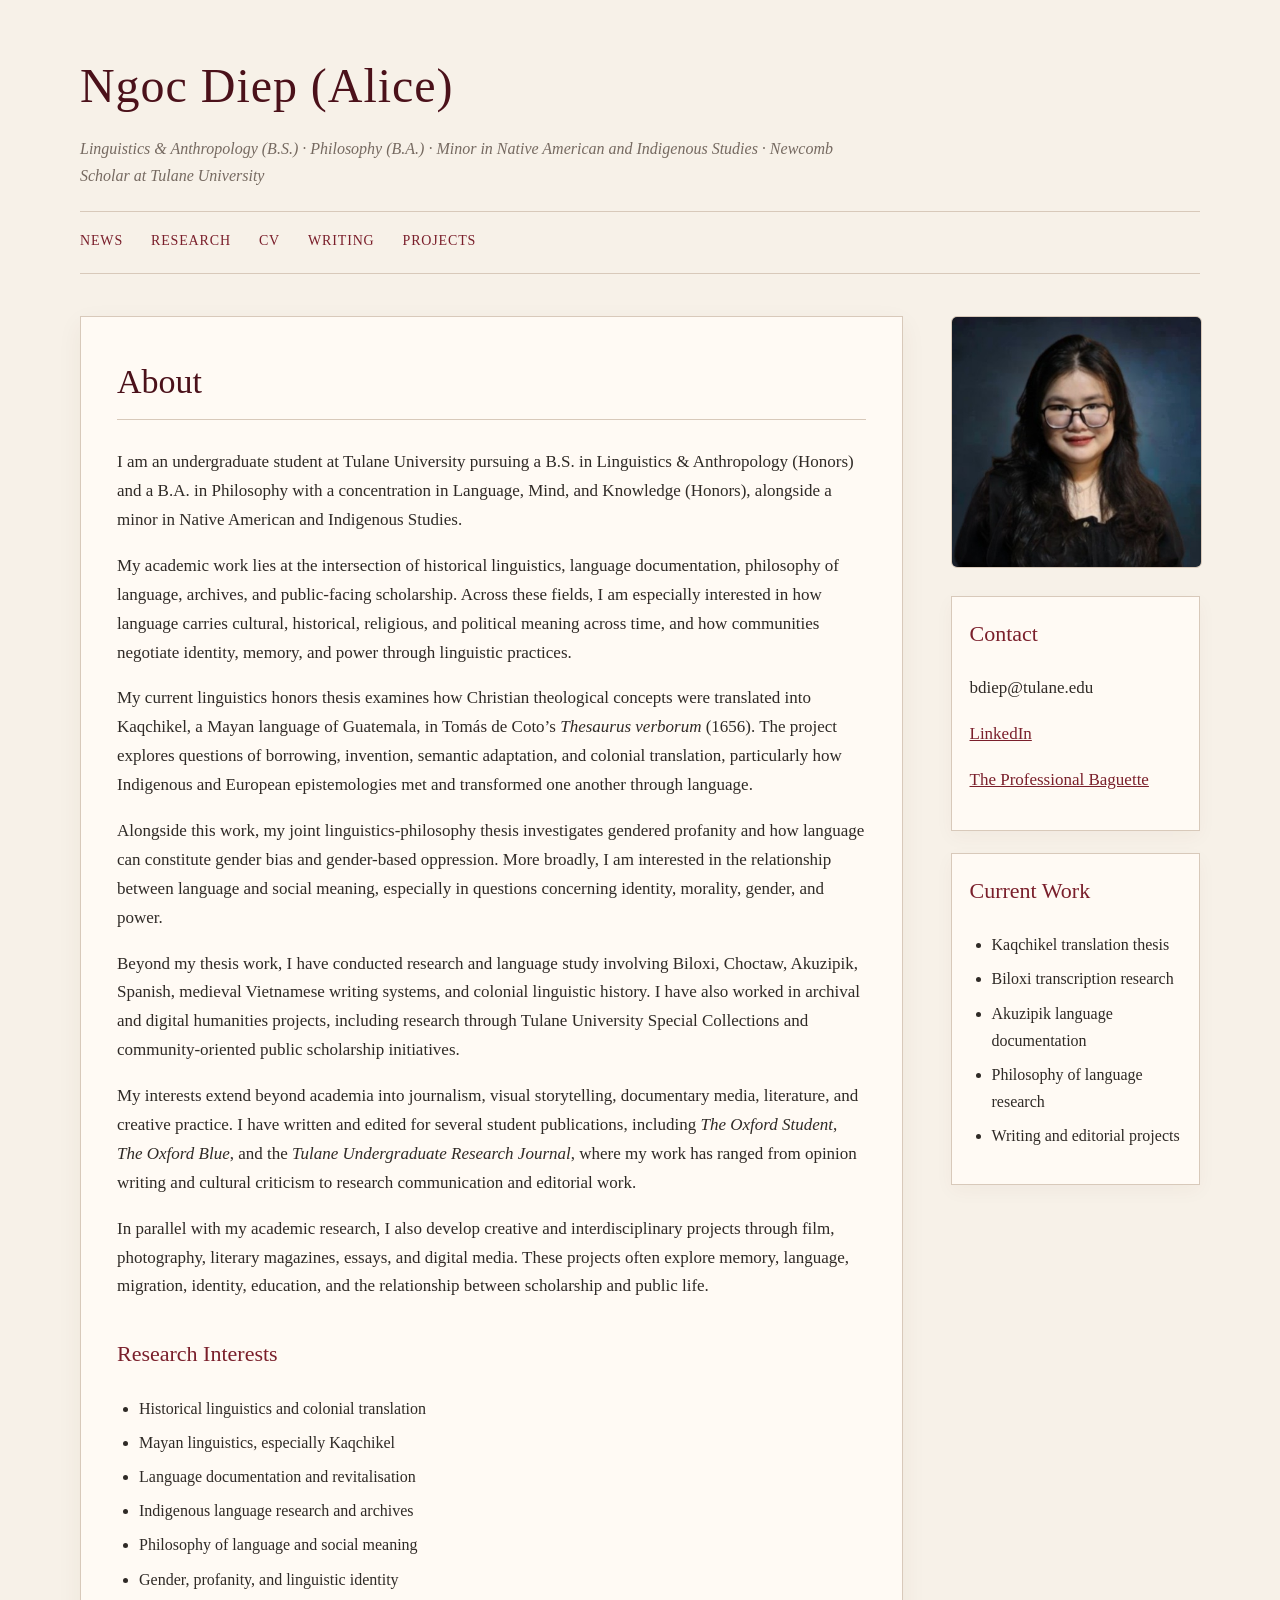
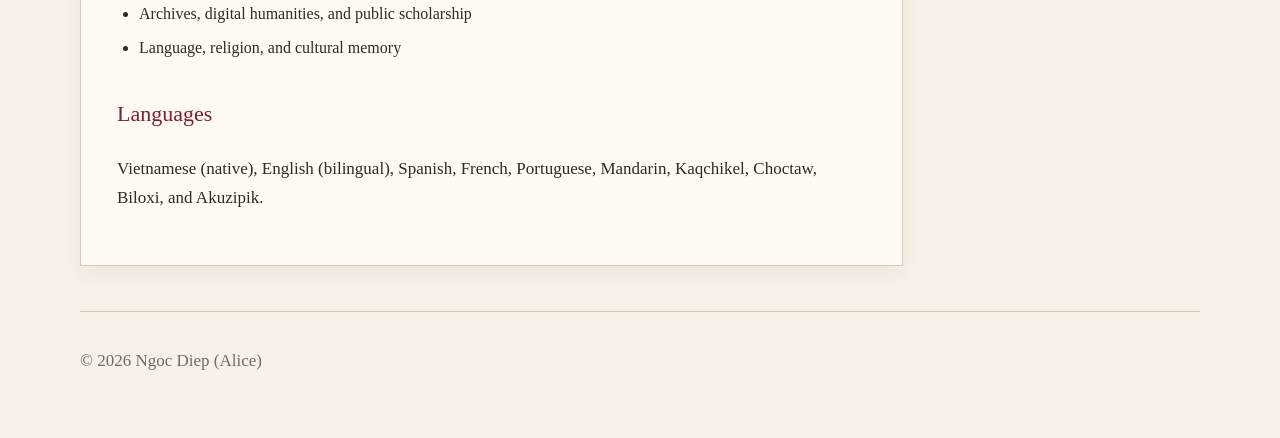
<file: index.html>
<!DOCTYPE html>
<html lang="en">
<head>
  <meta charset="UTF-8" />
  <meta name="viewport" content="width=device-width, initial-scale=1.0" />
  <title> Ngoc Diep (Alice)</title>
  <link rel="stylesheet" href="style.css" />
</head>

<body>
  <div class="container">

    <header>
      <h1><a href="index.html">Ngoc Diep (Alice)</a></h1>

      <p class="subtitle">
        Linguistics & Anthropology (B.S.) · Philosophy (B.A.) · Minor in Native American and Indigenous Studies · Newcomb Scholar at Tulane University
      </p>

      <nav>
        <a href="news.html">News</a>
        <a href="research.html">Research</a>
        <a href="cv.html">CV</a>
        <a href="writing.html">Writing</a>
        <a href="projects.html">Projects</a>
      </nav>
    </header>

    <main>
      <section class="content">

        <h2>About</h2>

        <p>
          I am an undergraduate student at Tulane University pursuing a
          B.S. in Linguistics & Anthropology (Honors) and a B.A. in
          Philosophy with a concentration in Language, Mind, and Knowledge
          (Honors), alongside a minor in Native American and Indigenous Studies.
        </p>

        <p>
          My academic work lies at the intersection of historical linguistics,
          language documentation, philosophy of language, archives, and public-facing
          scholarship. Across these fields, I am especially interested in how language
          carries cultural, historical, religious, and political meaning across time,
          and how communities negotiate identity, memory, and power through linguistic
          practices.
        </p>

        <p>
          My current linguistics honors thesis examines how Christian theological
          concepts were translated into Kaqchikel, a Mayan language of Guatemala,
          in Tomás de Coto’s <em>Thesaurus verborum</em> (1656). The project explores
          questions of borrowing, invention, semantic adaptation, and colonial
          translation, particularly how Indigenous and European epistemologies met
          and transformed one another through language.
        </p>

        <p>
          Alongside this work, my joint linguistics-philosophy thesis investigates
          gendered profanity and how language can constitute gender bias and
          gender-based oppression. More broadly, I am interested in the relationship
          between language and social meaning, especially in questions concerning
          identity, morality, gender, and power.
        </p>

        <p>
          Beyond my thesis work, I have conducted research and language study involving
          Biloxi, Choctaw, Akuzipik, Spanish, medieval Vietnamese writing systems,
          and colonial linguistic history. I have also worked in archival and digital
          humanities projects, including research through Tulane University Special
          Collections and community-oriented public scholarship initiatives.
        </p>

        <p>
          My interests extend beyond academia into journalism, visual storytelling,
          documentary media, literature, and creative practice. I have written and
          edited for several student publications, including <em>The Oxford Student</em>,
          <em>The Oxford Blue</em>, and the
          <em>Tulane Undergraduate Research Journal</em>, where my work has ranged
          from opinion writing and cultural criticism to research communication and
          editorial work.
        </p>

        <p>
          In parallel with my academic research, I also develop creative and
          interdisciplinary projects through film, photography, literary magazines,
          essays, and digital media. These projects often explore memory, language,
          migration, identity, education, and the relationship between scholarship
          and public life.
        </p>

        <h3>Research Interests</h3>

        <ul>
          <li>Historical linguistics and colonial translation</li>
          <li>Mayan linguistics, especially Kaqchikel</li>
          <li>Language documentation and revitalisation</li>
          <li>Indigenous language research and archives</li>
          <li>Philosophy of language and social meaning</li>
          <li>Gender, profanity, and linguistic identity</li>
          <li>Archives, digital humanities, and public scholarship</li>
          <li>Language, religion, and cultural memory</li>
        </ul>

        <h3>Languages</h3>

        <p>
          Vietnamese (native), English (bilingual), Spanish, French, Portuguese,
          Mandarin, Kaqchikel, Choctaw, Biloxi, and Akuzipik.
        </p>

      </section>

      <aside class="sidebar">

        <img src="PhotoofNgocDiep.jpg"
             alt="Photo of Ngoc Diep"
             class="profile-img" />

        <div class="card">
          <h3>Contact</h3>

          <p>bdiep@tulane.edu</p>

          <p>
            <a href="https://linkedin.com/in/alice-ngoc-diep"
               target="_blank">
              LinkedIn
            </a>
          </p>

          <p>
            <a href="https://substack.com/@theprofessionalbaguette"
               target="_blank">
              The Professional Baguette
            </a>
          </p>
        </div>

        <div class="card">
          <h3>Current Work</h3>

          <ul>
            <li>Kaqchikel translation thesis</li>
            <li>Biloxi transcription research</li>
            <li>Akuzipik language documentation</li>
            <li>Philosophy of language research</li>
            <li>Writing and editorial projects</li>
          </ul>
        </div>

      </aside>
    </main>

    <footer>
      <p>© 2026 Ngoc Diep (Alice)</p>
    </footer>

  </div>
</body>
</html>
</file>
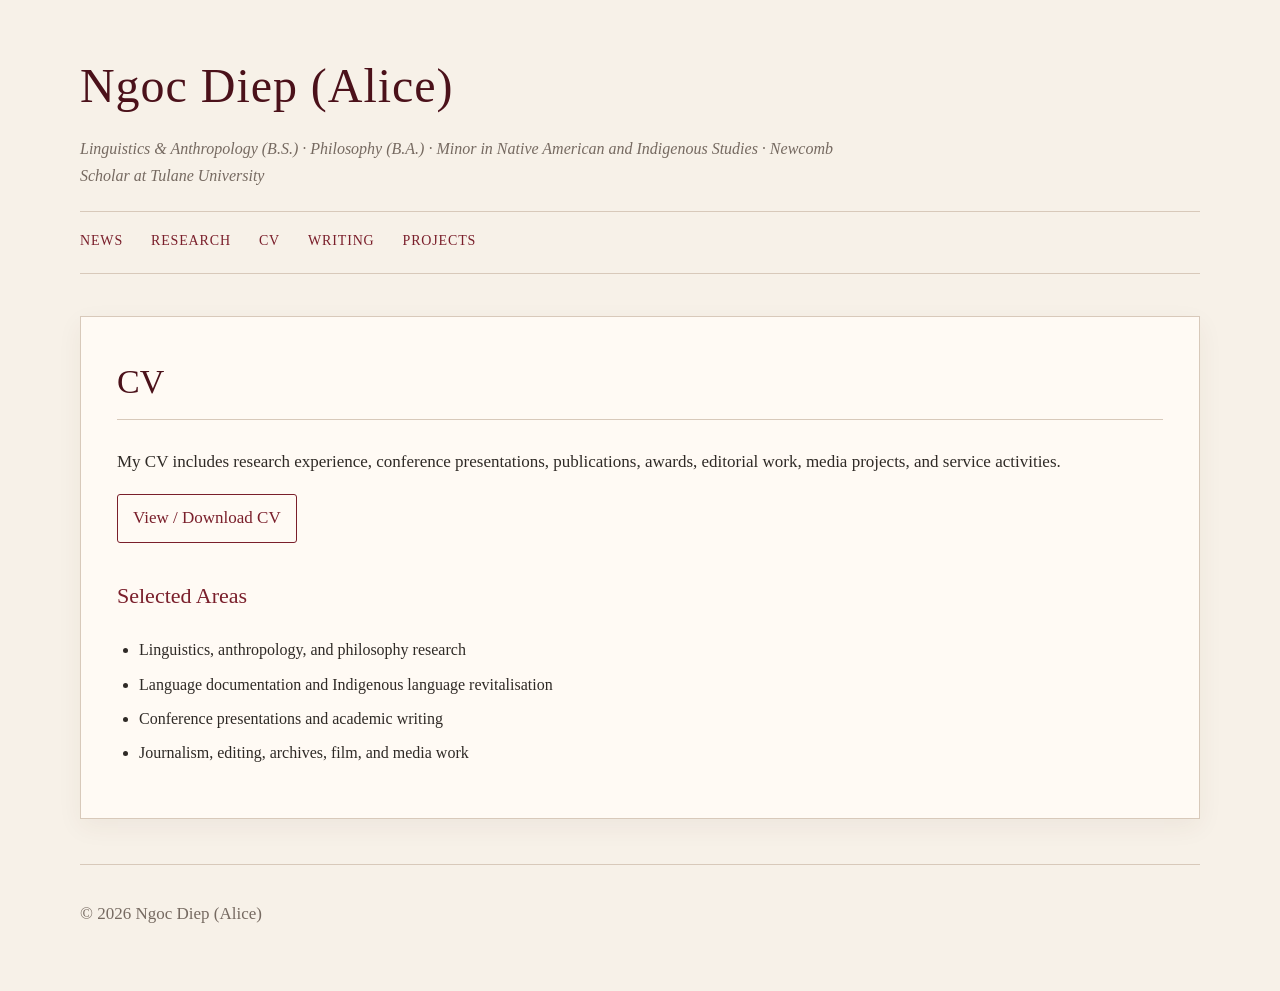
<file: cv.html>
<!DOCTYPE html>
<html lang="en">
<head>
  <meta charset="UTF-8" />
  <meta name="viewport" content="width=device-width, initial-scale=1.0" />
  <title>CV | Ngoc Diep (Alice)</title>
  <link rel="stylesheet" href="style.css" />
</head>

<body>
  <div class="container">
    <header>
      <h1><a href="index.html">Ngoc Diep (Alice)</a></h1>
      <p class="subtitle">       Linguistics & Anthropology (B.S.) · Philosophy (B.A.) · Minor in Native American and Indigenous Studies · Newcomb Scholar at Tulane University
</p>

      <nav>
        <a href="news.html">News</a>
        <a href="research.html">Research</a>
        <a href="cv.html">CV</a>
        <a href="writing.html">Writing</a>
        <a href="projects.html">Projects</a>
      </nav>
    </header>

    <main>
      <section class="content">
        <h2>CV</h2>

        <p>
          My CV includes research experience, conference presentations, publications,
          awards, editorial work, media projects, and service activities.
        </p>

        <p>
          <a class="button" href="Ngoc_Diep_Resume.pdf" target="_blank">
            View / Download CV
          </a>
        </p>

        <h3>Selected Areas</h3>
        <ul>
          <li>Linguistics, anthropology, and philosophy research</li>
          <li>Language documentation and Indigenous language revitalisation</li>
          <li>Conference presentations and academic writing</li>
          <li>Journalism, editing, archives, film, and media work</li>
        </ul>
      </section>
    </main>

    <footer>
      <p>© 2026 Ngoc Diep (Alice)</p>
    </footer>
  </div>
</body>
</html>
</file>
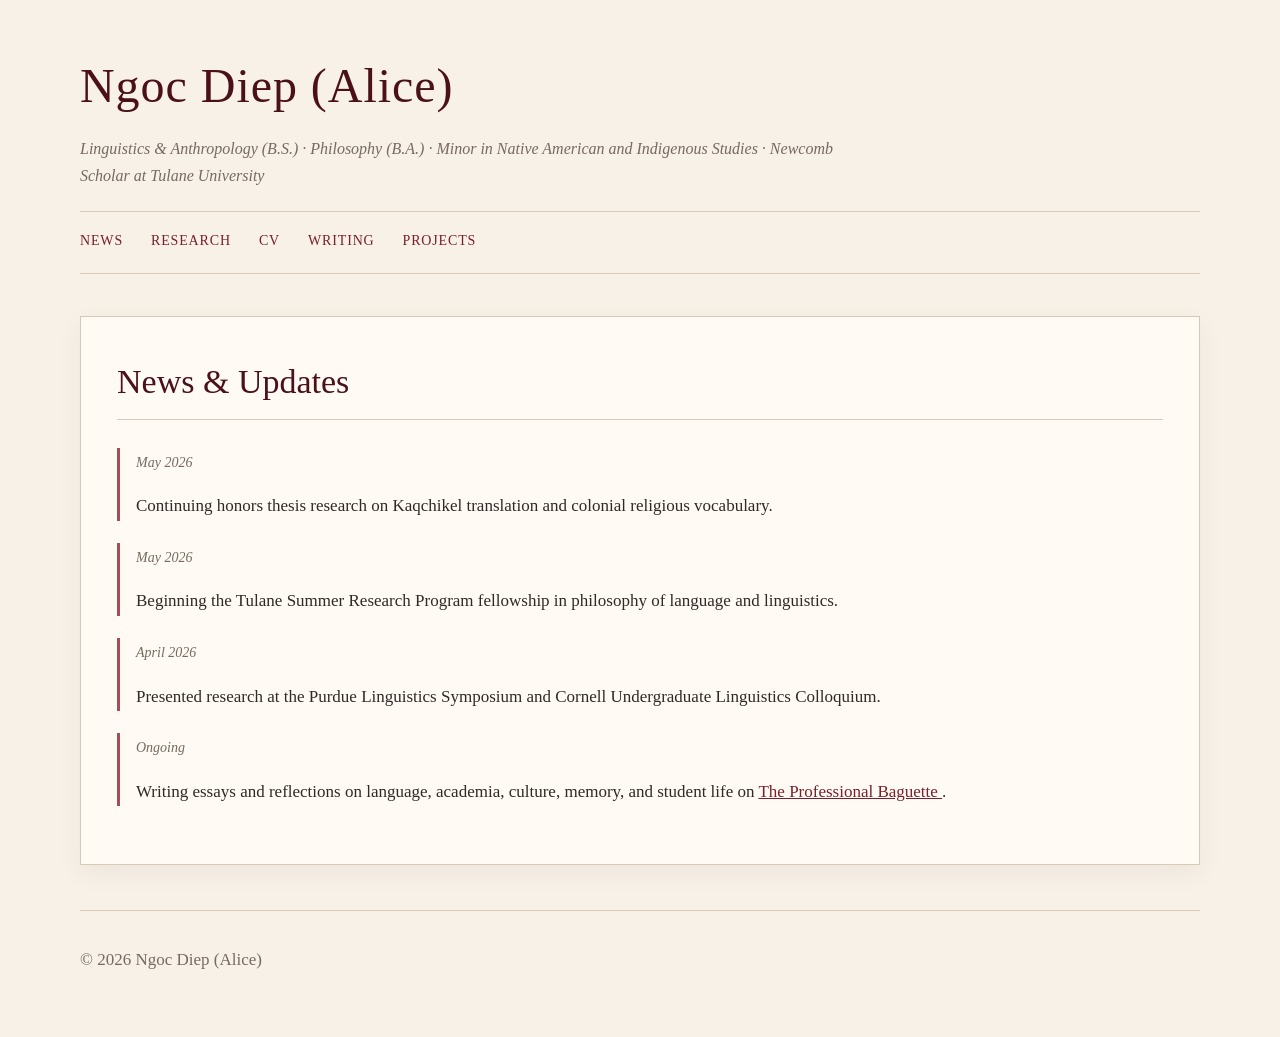
<file: news.html>
<!DOCTYPE html>
<html lang="en">
<head>
  <meta charset="UTF-8" />
  <meta name="viewport" content="width=device-width, initial-scale=1.0" />
  <title>News | Ngoc Diep (Alice)</title>
  <link rel="stylesheet" href="style.css" />
</head>

<body>
  <div class="container">
    <header>
      <h1><a href="index.html">Ngoc Diep (Alice)</a></h1>
      <p class="subtitle"> Linguistics & Anthropology (B.S.) · Philosophy (B.A.) · Minor in Native American and Indigenous Studies · Newcomb Scholar at Tulane University

</p>

      <nav>
        <a href="news.html">News</a>
        <a href="research.html">Research</a>
        <a href="cv.html">CV</a>
        <a href="writing.html">Writing</a>
        <a href="projects.html">Projects</a>
      </nav>
    </header>

    <main>
      <section class="content">
        <h2>News & Updates</h2>

        <div class="news-item">
          <span class="news-date">May 2026</span>
          <p>Continuing honors thesis research on Kaqchikel translation and colonial religious vocabulary.</p>
        </div>

        <div class="news-item">
          <span class="news-date">May 2026</span>
          <p>Beginning the Tulane Summer Research Program fellowship in philosophy of language and linguistics.</p>
        </div>

        <div class="news-item">
          <span class="news-date">April 2026</span>
          <p>Presented research at the Purdue Linguistics Symposium and Cornell Undergraduate Linguistics Colloquium.</p>
        </div>

        <div class="news-item">
          <span class="news-date">Ongoing</span>
          <p>
            Writing essays and reflections on language, academia, culture, memory,
            and student life on
            <a href="https://substack.com/@theprofessionalbaguette" target="_blank">
              The Professional Baguette
            </a>.
          </p>
        </div>
      </section>
    </main>

    <footer>
      <p>© 2026 Ngoc Diep (Alice)</p>
    </footer>
  </div>
</body>
</html>
</file>
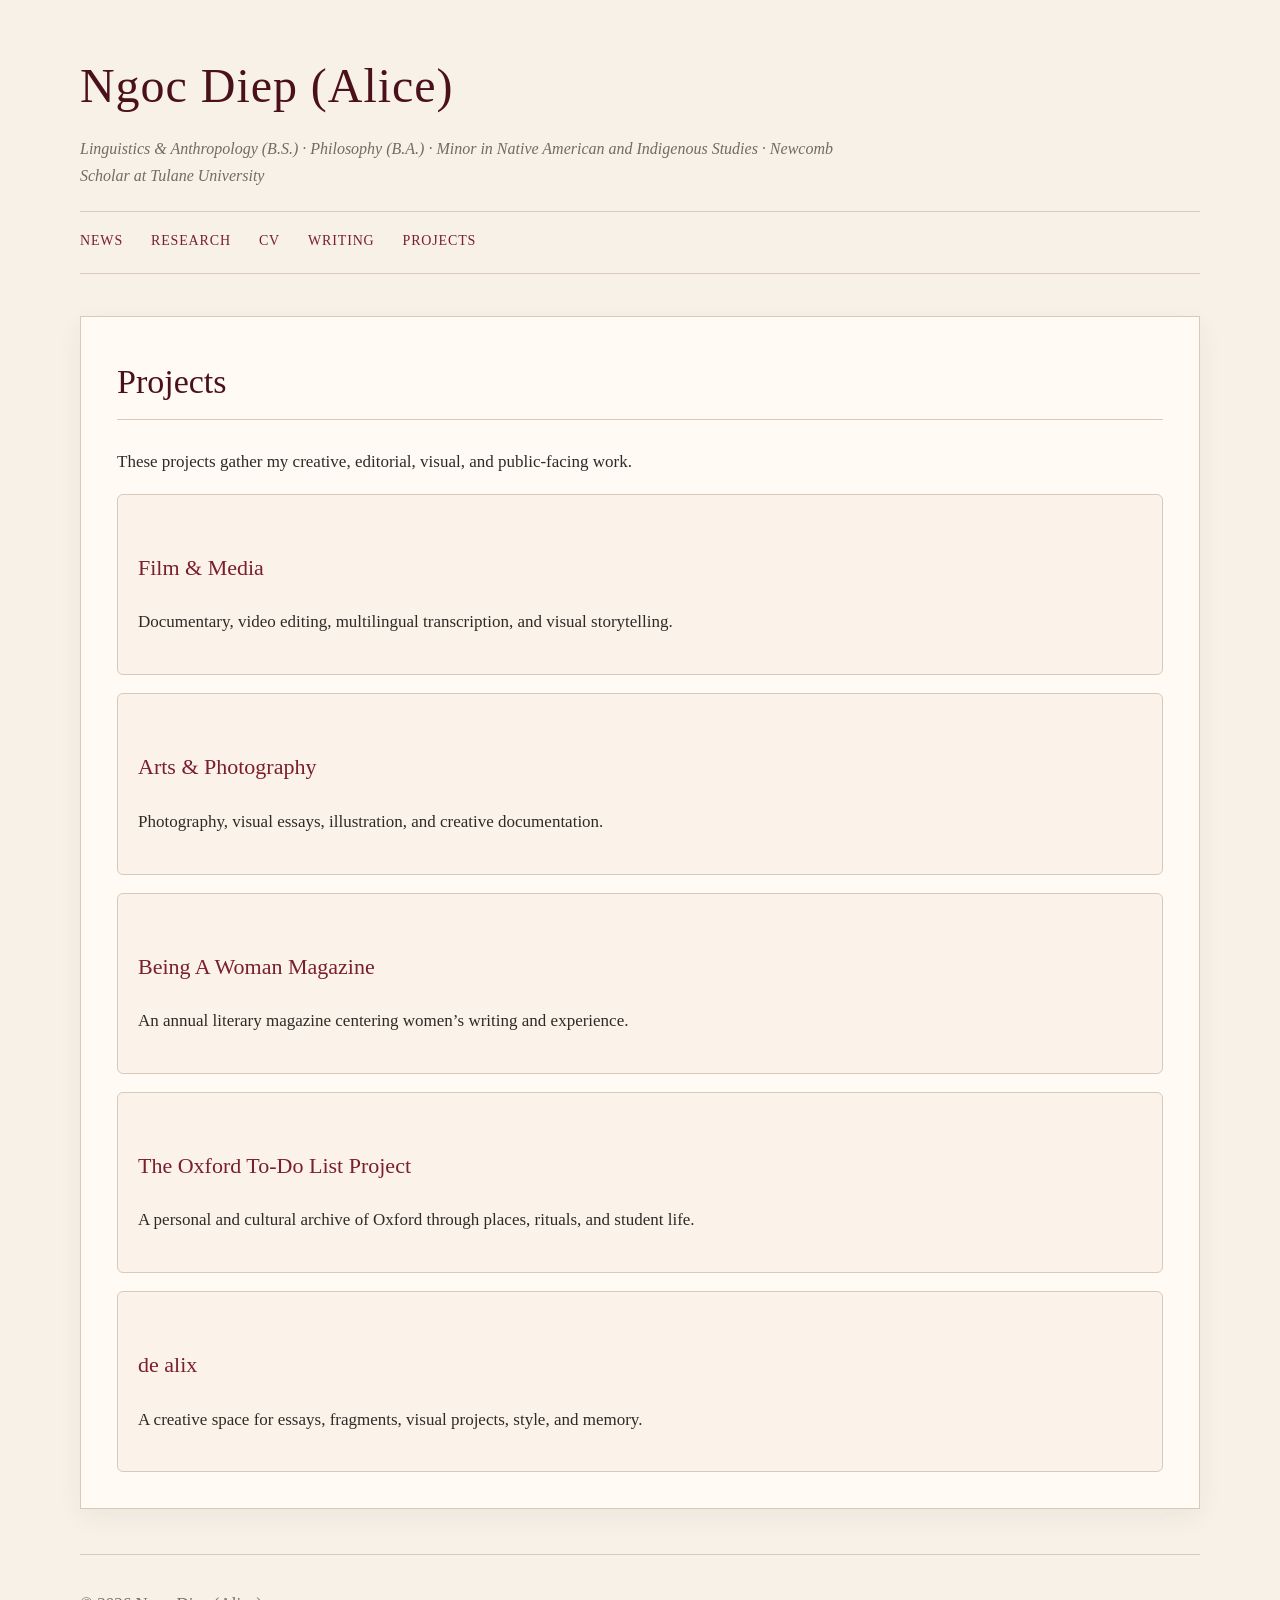
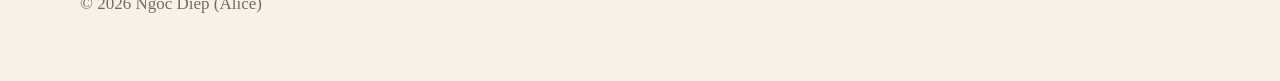
<file: projects.html>
<!DOCTYPE html>
<html lang="en">
<head>
  <meta charset="UTF-8" />
  <meta name="viewport" content="width=device-width, initial-scale=1.0" />
  <title>Projects | Ngoc Diep (Alice)</title>
  <link rel="stylesheet" href="style.css" />
</head>

<body>
  <div class="container">
    <header>
      <h1><a href="index.html">Ngoc Diep (Alice)</a></h1>
      <p class="subtitle"> Linguistics & Anthropology (B.S.) · Philosophy (B.A.) · Minor in Native American and Indigenous Studies · Newcomb Scholar at Tulane University

</p>

      <nav>
        <a href="news.html">News</a>
        <a href="research.html">Research</a>
        <a href="cv.html">CV</a>
        <a href="writing.html">Writing</a>
        <a href="projects.html">Projects</a>
      </nav>
    </header>

    <main>
      <section class="content">
        <h2>Projects</h2>

        <p>
          These projects gather my creative, editorial, visual, and public-facing work.
        </p>

        <div class="project-grid">
          <a class="project-card" href="film-media.html">
            <h3>Film & Media</h3>
            <p>Documentary, video editing, multilingual transcription, and visual storytelling.</p>
          </a>

          <a class="project-card" href="arts-photography.html">
            <h3>Arts & Photography</h3>
            <p>Photography, visual essays, illustration, and creative documentation.</p>
          </a>

          <a class="project-card" href="being-a-woman.html">
            <h3>Being A Woman Magazine</h3>
            <p>An annual literary magazine centering women’s writing and experience.</p>
          </a>

          <a class="project-card" href="oxford-todo.html">
            <h3>The Oxford To-Do List Project</h3>
            <p>A personal and cultural archive of Oxford through places, rituals, and student life.</p>
          </a>

          <a class="project-card" href="de-alix.html">
            <h3>de alix</h3>
            <p>A creative space for essays, fragments, visual projects, style, and memory.</p>
          </a>
        </div>
      </section>
    </main>

    <footer>
      <p>© 2026 Ngoc Diep (Alice)</p>
    </footer>
  </div>
</body>
</html>
</file>
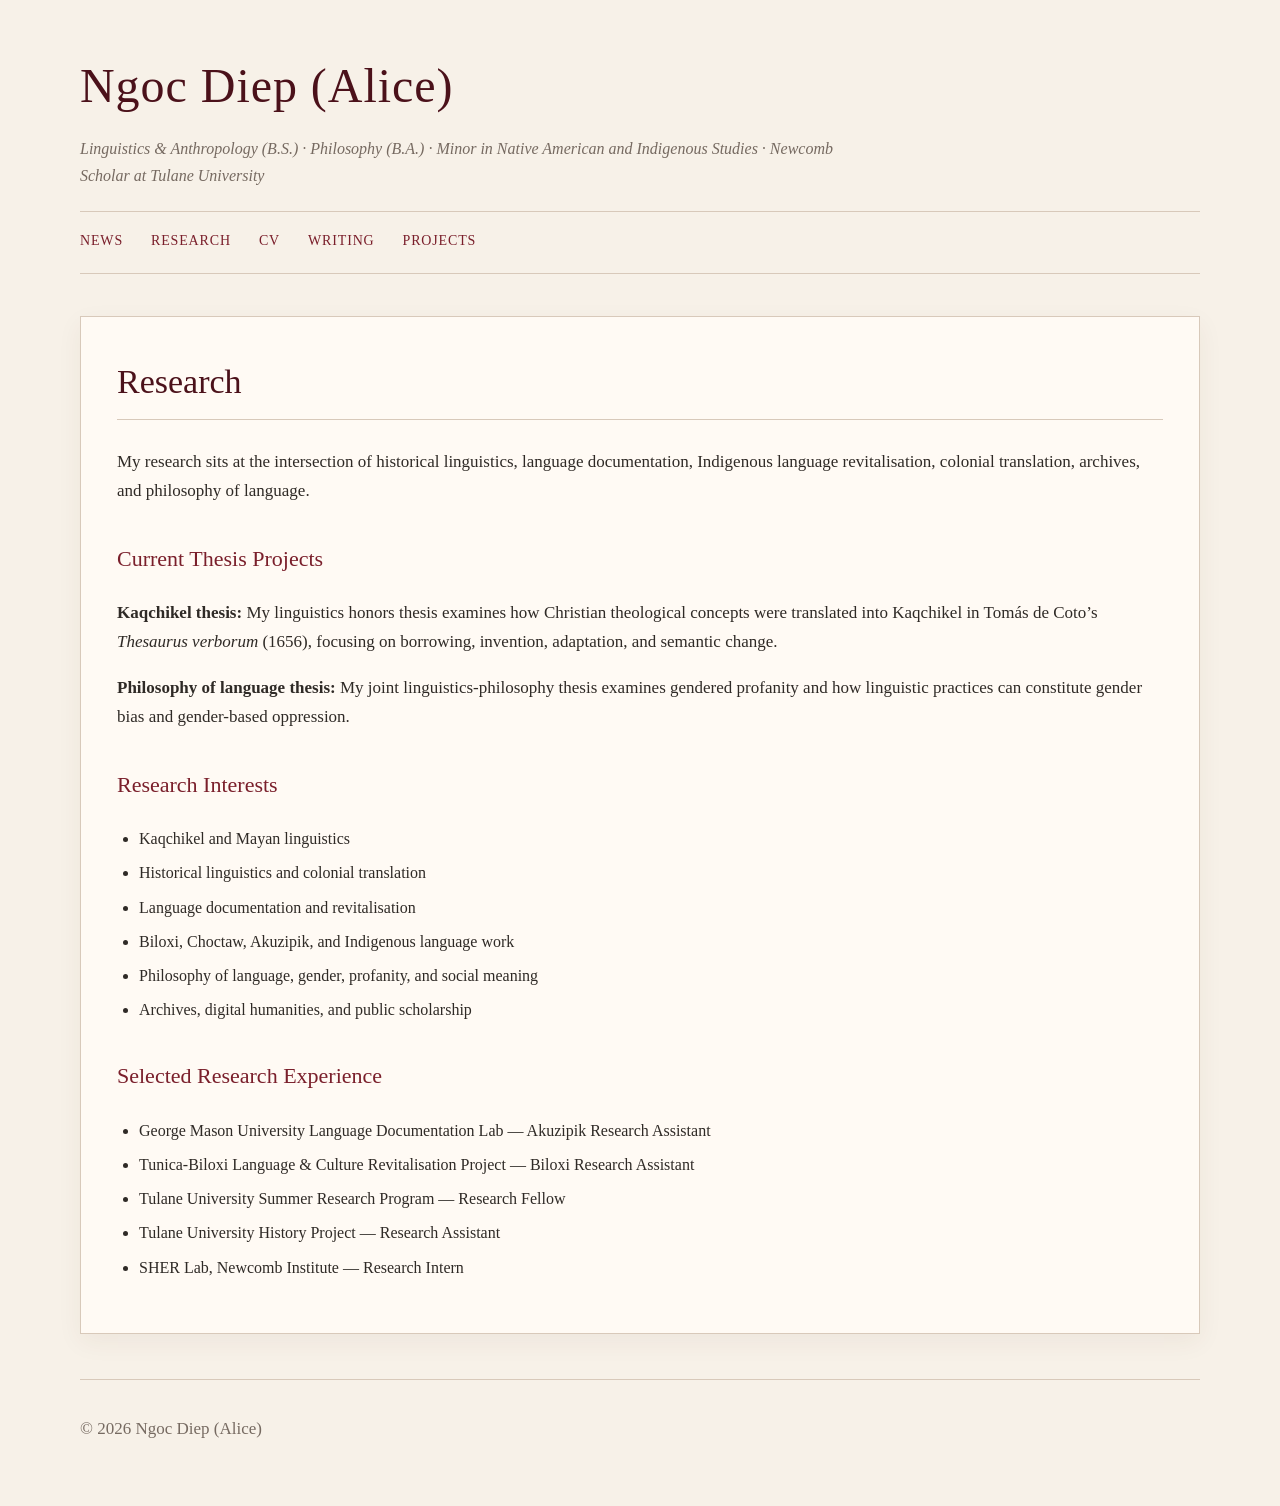
<file: research.html>
<!DOCTYPE html>
<html lang="en">
<head>
  <meta charset="UTF-8" />
  <meta name="viewport" content="width=device-width, initial-scale=1.0" />
  <title>Research | Ngoc Diep (Alice)</title>
  <link rel="stylesheet" href="style.css" />
</head>

<body>
  <div class="container">
    <header>
      <h1><a href="index.html">Ngoc Diep (Alice)</a></h1>
      <p class="subtitle"> Linguistics & Anthropology (B.S.) · Philosophy (B.A.) · Minor in Native American and Indigenous Studies · Newcomb Scholar at Tulane University

</p>

      <nav>
        <a href="news.html">News</a>
        <a href="research.html">Research</a>
        <a href="cv.html">CV</a>
        <a href="writing.html">Writing</a>
        <a href="projects.html">Projects</a>
      </nav>
    </header>

    <main>
      <section class="content">
        <h2>Research</h2>

        <p>
          My research sits at the intersection of historical linguistics, language
          documentation, Indigenous language revitalisation, colonial translation,
          archives, and philosophy of language.
        </p>

        <h3>Current Thesis Projects</h3>

        <p>
          <strong>Kaqchikel thesis:</strong> My linguistics honors thesis examines how
          Christian theological concepts were translated into Kaqchikel in Tomás de
          Coto’s <em>Thesaurus verborum</em> (1656), focusing on borrowing, invention,
          adaptation, and semantic change.
        </p>

        <p>
          <strong>Philosophy of language thesis:</strong> My joint linguistics-philosophy
          thesis examines gendered profanity and how linguistic practices can constitute
          gender bias and gender-based oppression.
        </p>

        <h3>Research Interests</h3>
        <ul>
          <li>Kaqchikel and Mayan linguistics</li>
          <li>Historical linguistics and colonial translation</li>
          <li>Language documentation and revitalisation</li>
          <li>Biloxi, Choctaw, Akuzipik, and Indigenous language work</li>
          <li>Philosophy of language, gender, profanity, and social meaning</li>
          <li>Archives, digital humanities, and public scholarship</li>
        </ul>

        <h3>Selected Research Experience</h3>
        <ul>
          <li>George Mason University Language Documentation Lab — Akuzipik Research Assistant</li>
          <li>Tunica-Biloxi Language & Culture Revitalisation Project — Biloxi Research Assistant</li>
          <li>Tulane University Summer Research Program — Research Fellow</li>
          <li>Tulane University History Project — Research Assistant</li>
          <li>SHER Lab, Newcomb Institute — Research Intern</li>
        </ul>
      </section>
    </main>

    <footer>
      <p>© 2026 Ngoc Diep (Alice)</p>
    </footer>
  </div>
</body>
</html>
</file>
<file: style.css>
:root {
  --bg: #f7f1e8;
  --paper: #fffaf4;
  --paper-soft: #fbf3ea;
  --text: #2f2a26;
  --muted: #766a61;
  --border: #d8c9ba;
  --burgundy: #7a1f2b;
  --burgundy-dark: #4b111a;
}

body {
  margin: 0;
  font-family: Georgia, "Times New Roman", serif;
  background: var(--bg);
  color: var(--text);
  line-height: 1.7;
}

.container {
  max-width: 1120px;
  margin: 0 auto;
  padding: 45px 35px;
}

header {
  margin-bottom: 42px;
  padding-bottom: 20px;
  border-bottom: 1px solid var(--border);
}

h1 {
  margin: 0;
  font-size: 48px;
  font-weight: normal;
  letter-spacing: 0.02em;
}

h1 a {
  color: var(--burgundy-dark);
  text-decoration: none;
}

.subtitle {
  margin: 8px 0 22px 0;
  max-width: 760px;
  color: var(--muted);
  font-size: 16px;
  font-style: italic;
}

nav {
  padding-top: 14px;
  border-top: 1px solid var(--border);
}

nav a {
  margin-right: 24px;
  color: var(--burgundy);
  text-decoration: none;
  font-size: 14px;
  letter-spacing: 0.06em;
  text-transform: uppercase;
}

nav a:hover {
  color: var(--burgundy-dark);
  border-bottom: 1px solid var(--burgundy-dark);
}

main {
  display: flex;
  gap: 48px;
  align-items: flex-start;
}

.content {
  flex: 3;
  background: var(--paper);
  border: 1px solid var(--border);
  padding: 36px;
  box-shadow: 0 8px 24px rgba(90, 45, 35, 0.06);
}

.sidebar {
  flex: 1;
}

h2 {
  margin-top: 0;
  padding-bottom: 8px;
  border-bottom: 1px solid var(--border);
  color: var(--burgundy-dark);
  font-size: 34px;
  font-weight: normal;
}

h3 {
  margin-top: 34px;
  color: var(--burgundy);
  font-size: 22px;
  font-weight: normal;
}

p {
  font-size: 17px;
}

a {
  color: var(--burgundy);
}

a:hover {
  color: var(--burgundy-dark);
}

ul {
  padding-left: 22px;
}

li {
  margin-bottom: 7px;
}

.profile-img {
  width: 100%;
  border-radius: 6px;
  border: 1px solid var(--border);
  margin-bottom: 20px;
}

.card {
  background: var(--paper);
  border: 1px solid var(--border);
  padding: 18px;
  margin-bottom: 22px;
  box-shadow: 0 6px 18px rgba(90, 45, 35, 0.04);
}

.card h3 {
  margin-top: 0;
}

.button {
  display: inline-block;
  padding: 9px 15px;
  border: 1px solid var(--burgundy);
  border-radius: 3px;
  color: var(--burgundy);
  text-decoration: none;
}

.button:hover {
  background: var(--burgundy);
  color: white;
}

.news-item {
  margin-bottom: 22px;
  padding-left: 16px;
  border-left: 3px solid #a84d58;
}

.news-date {
  color: var(--muted);
  font-size: 14px;
  font-style: italic;
}

.project-grid {
  display: grid;
  grid-template-columns: 1fr;
  gap: 18px;
}

.project-card {
  display: block;
  padding: 20px;
  background: var(--paper-soft);
  border: 1px solid var(--border);
  border-radius: 6px;
  color: inherit;
  text-decoration: none;
}

.project-card:hover {
  background: #f0e1d7;
}

.publication-grid {
  display: flex;
  flex-direction: column;
  gap: 22px;
  margin-top: 18px;
}

.publication-card {
  display: flex;
  gap: 22px;
  overflow: hidden;
  background: var(--paper-soft);
  border: 1px solid var(--border);
  border-radius: 7px;
  color: inherit;
  text-decoration: none;
}

.publication-card:hover {
  background: #f0e1d7;
}

.publication-card img {
  width: 245px;
  height: 170px;
  object-fit: cover;
  flex-shrink: 0;
}

.publication-info {
  padding: 20px 22px 20px 0;
}

.publication-source {
  color: var(--burgundy);
  font-size: 13px;
  letter-spacing: 0.08em;
  text-transform: uppercase;
}

.publication-info h4 {
  margin: 8px 0 10px 0;
  color: var(--burgundy-dark);
  font-size: 25px;
  line-height: 1.25;
  font-weight: normal;
}

.publication-info p {
  margin: 0;
  color: var(--muted);
  font-size: 15.5px;
}

footer {
  margin-top: 45px;
  padding-top: 18px;
  border-top: 1px solid var(--border);
  color: var(--muted);
  font-size: 14px;
}

@media (max-width: 800px) {
  .container {
    padding: 28px 20px;
  }

  main {
    flex-direction: column;
  }

  h1 {
    font-size: 36px;
  }

  nav a {
    display: inline-block;
    margin-right: 14px;
    margin-bottom: 8px;
  }

  .content {
    padding: 24px;
  }

  .publication-card {
    flex-direction: column;
  }

  .publication-card img {
    width: 100%;
    height: 210px;
  }

  .publication-info {
    padding: 0 18px 18px 18px;
  }
}
</file>
